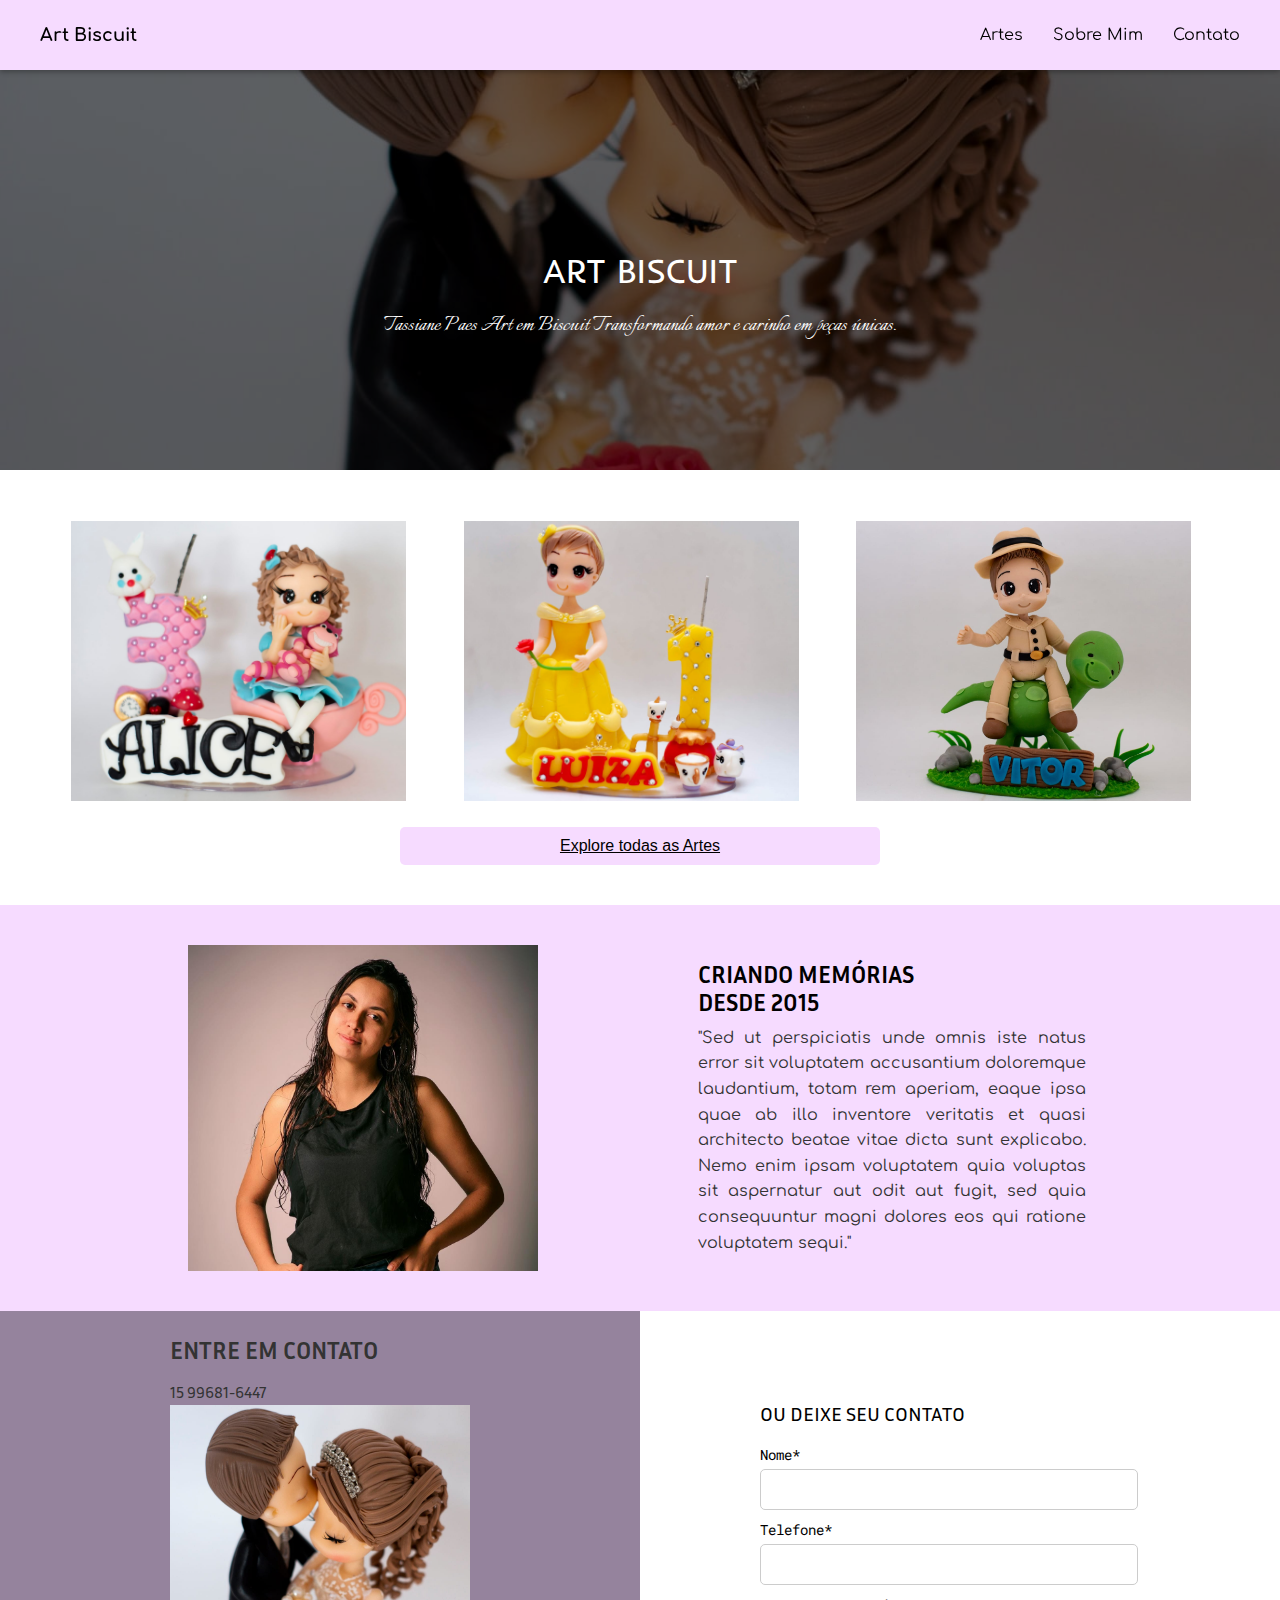
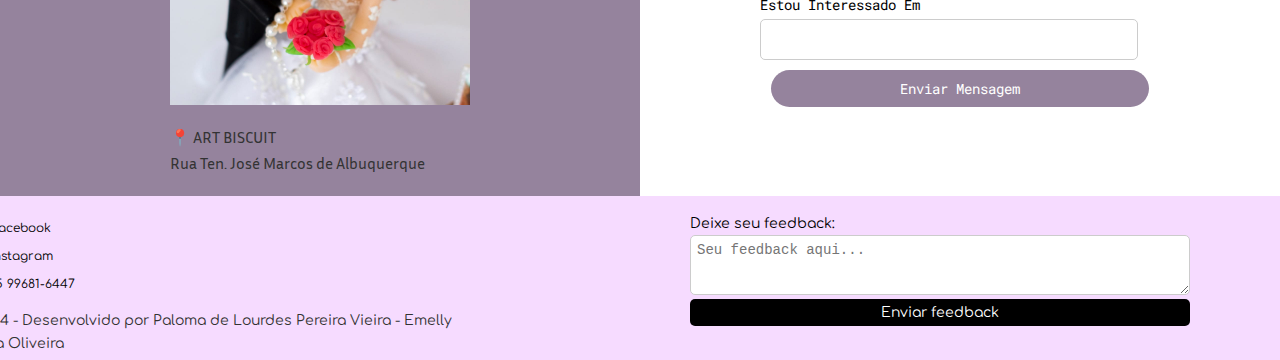
<file: index.html>
<!DOCTYPE html>
<html lang="pt-br">

<head>
    <meta charset="UTF-8">
    <meta name="viewport" content="width=device-width, initial-scale=1.0">
    <title>Art Biscuit - index</title>
    <link rel="preconnect" href="https://fonts.googleapis.com">
    <link rel="preconnect" href="https://fonts.gstatic.com" crossorigin>

    <!-- css -->
    <link rel="stylesheet" href="./assets/css/reset.css">
    <link rel="stylesheet" href="./assets/css/header.css">
    <link rel="stylesheet" href="./assets/css/header_foto.css">
    <link rel="stylesheet" href="./assets/css/explorar.css">
    <link rel="stylesheet" href="./assets/css/quemsoueu.css">
    <link rel="stylesheet" href="./assets/css/form.css">
    <link rel="stylesheet" href="./assets/css/footer.css">

    <!-- fontes -->
    <link href="https://fonts.googleapis.com/css2?family=Comfortaa:wght@400;700&display=swap" rel="stylesheet">
    <link href="https://fonts.googleapis.com/css2?family=Inder&display=swap" rel="stylesheet">
    <link href="https://fonts.googleapis.com/css2?family=Italianno&display=swap" rel="stylesheet">
    <link
        href="https://fonts.googleapis.com/css2?family=Roboto+Mono:wght@400;700&family=Inria+Sans:wght@400;700&display=swap"
        rel="stylesheet">

</head>

<body>

    <!-- header -->

    <header>
        <div class="logo">Art Biscuit</div>
        <div class="menu-icon" id="menu-icon">&#9776;</div>
        <nav>
            <ul>
                <li><a href="#artes">Artes</a></li>
                <li><a href="#sobre-mim">Sobre Mim</a></li>
                <li><a href="#contato">Contato</a></li>
            </ul>
        </nav>
    </header>


    <!-- banner -->

    <div class="banner-container">
        <img src="./assets/img/img_banner.jpeg" alt="banner-container" class="banner-image">
        <div class="banner-overlay"></div>
        <div class="banner-text">
            ART BISCUIT
        </div>
        <div class="banner-text-2">
            Tassiane Paes Art em Biscuit Transformando amor e carinho em peças únicas.
        </div>
    </div>

    <!-- img -->

    <div class="container-img" id="artes">
        <div class="imagem"><img src="./assets/img/1.jpeg" alt="Imagem 1"></div>
        <div class="imagem"><img src="./assets/img/2.jpeg" alt="Imagem 2"></div>
        <div class="imagem"><img src="./assets/img/3.jpeg" alt="Imagem 3"></div>
    </div>

    <!-- botao -->

    <div class="button-container">
        <a href="./login.html" class="rectangle-button">Explore todas as Artes</a>
    </div>

    <!-- container  -->

    <div class="container-quem" id="sobre-mim">
        <div class="left">
            <img src="./assets/img/amanda.jpeg" alt="Imagem da pessoa" />
        </div>
        <div class="right">
            <h2>Criando memórias <br> desde 2015</h2>
            <p>
                "Sed ut perspiciatis unde omnis iste natus error sit voluptatem accusantium doloremque laudantium,
                totam rem aperiam, eaque ipsa quae ab illo inventore veritatis et quasi architecto beatae vitae dicta
                sunt explicabo.
                Nemo enim ipsam voluptatem quia voluptas sit aspernatur aut odit aut fugit, sed quia consequuntur magni
                dolores eos qui ratione voluptatem sequi."
            </p>
        </div>
    </div>

    <!-- form -->

    <div class="container-form" id="contato">
        <div class="left-form">
            <div class="content-form">
                <p class="contact-heading-form">ENTRE EM CONTATO</p>
                <p>15 99681-6447</p>
                <div class="image-placeholder-form">
                    <img src="./assets/img/img_banner.jpeg" alt="Imagem de Placeholder">
                </div>
                <p>📍 ART BISCUIT</p>
                <p>Rua Ten. José Marcos de Albuquerque</p>
            </div>
        </div>
        <div class="right-form">
            <div class="form-container-form">
                <h2>Ou Deixe Seu Contato</h2>
                <form>
                    <label for="nome">Nome*</label>
                    <input type="text" id="nome" name="nome" required>

                    <label for="telefone">Telefone*</label>
                    <input type="text" id="telefone" name="telefone" required>

                    <label for="interesse">Estou Interessado Em</label>
                    <input type="text" id="interesse" name="interesse">

                    <input type="submit" value="Enviar Mensagem">
                </form>
            </div>
        </div>
    </div>

    <!-- footer -->

    <footer>
        <div class="footer-container">
            <div class="footer-left">
                <a href="https://www.facebook.com/tassianepaesarteembiscuit?mibextid=ZbWKwL" target="_blank">
                    <img src="./assets/icon/facebook.svg" alt="Facebook Art Biscuit" width="24" height="24" />
                    Facebook
                </a>
                <a href="https://www.instagram.com/tassianepaes.artbiscuit?igsh=NDd5aWs1aTY4Zzll" target="_blank">
                    <img src="./assets/icon/instagram.svg" alt="Instagram Art Biscuit" width="24" height="24" />
                    Instagram
                </a>
                <a href="https://wa.me/5515996816447?text=olá, vim do site!">
                    <img src="./assets/icon/phone.svg" alt="Telefone" width="24" height="24" />
                    15 99681-6447
                </a>
                <p>© 2024 - Desenvolvido por Paloma de Lourdes Pereira Vieira - Emelly Souza Oliveira</p>
            </div>
            <div class="footer-right">
                <label for="feedback">Deixe seu feedback:</label>
                <textarea id="feedback" name="feedback" placeholder="Seu feedback aqui..."></textarea>
                <a href="feedback.html" class="button">Enviar feedback</a>
            </div>
        </div>
    </footer>

    <script src="./assets/js/main.js"></script>
</body>

</html>
</file>
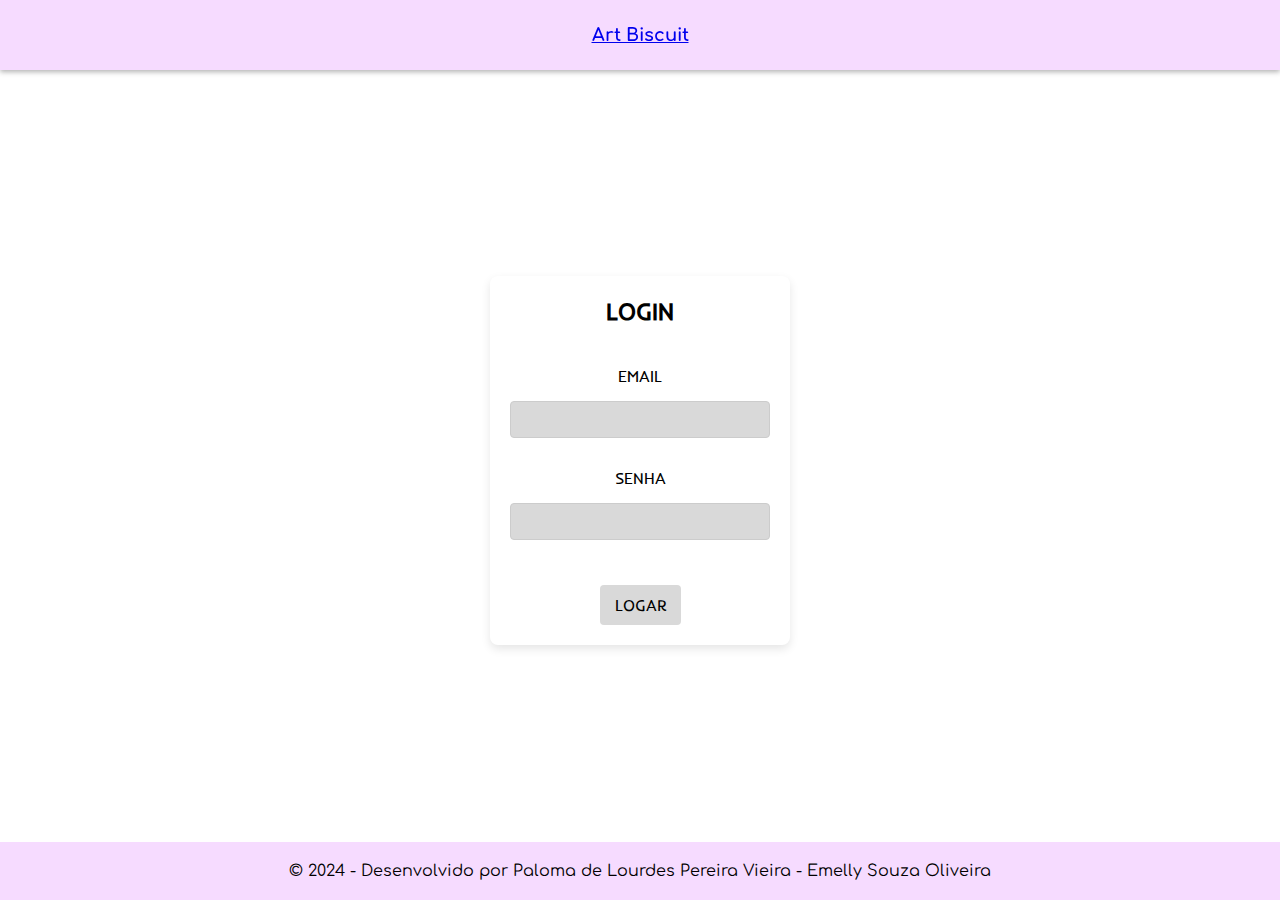
<file: login.html>
<!DOCTYPE html>
<html lang="pt-br">

<head>
    <meta charset="UTF-8">
    <meta name="viewport" content="width=device-width, initial-scale=1.0">
    <title>login-adm</title>
    <link rel="preconnect" href="https://fonts.googleapis.com">
    <link rel="preconnect" href="https://fonts.gstatic.com" crossorigin>

    <!-- css -->
    <link rel="stylesheet" href="./assets/css/reset.css">
    <link rel="stylesheet" href="./assets/css/header_footer.css">

    <!-- fontes -->
    <link href="https://fonts.googleapis.com/css2?family=Comfortaa:wght@400;700&display=swap" rel="stylesheet">
    <link href="https://fonts.googleapis.com/css2?family=Inder&display=swap" rel="stylesheet">
    <link href="https://fonts.googleapis.com/css2?family=Italianno&display=swap" rel="stylesheet">
    <link
        href="https://fonts.googleapis.com/css2?family=Roboto+Mono:wght@400;700&family=Inria+Sans:wght@400;700&display=swap"
        rel="stylesheet">

</head>

<body>
    
    <style>.login-container {
        background-color: #fff; /* Fundo branco para o formulário */
        border-radius: 8px; /* Bordas arredondadas */
        box-shadow: 0 4px 10px rgba(0, 0, 0, 0.1); /* Sombra leve */
        padding: 20px;
        width: 300px; /* Largura fixa para o formulário */
        text-align: center; /* Centraliza o texto */
        margin: 100px auto; /* Margem automática para centralizar na tela */
        font-family: 'Inder', sans-serif; /* Fonte Inder */
        text-transform: uppercase; /* Transforma o texto em caixa alta */
    }
    
    h2 {
        margin-bottom: 40px; /* Aumentado o espaçamento inferior */
    }
    
    .form-group {
        margin-bottom: 30px; /* Aumentado o espaçamento entre os campos */
    }
    
    label {
        display: block; /* Faz o label ocupar a linha inteira */
        margin-bottom: 15px; /* Aumentado o espaçamento inferior do label */
    }
    
    input {
        width: 100%; /* Largura total do campo */
        padding: 10px; /* Espaçamento interno */
        border: 1px solid #ccc; /* Borda padrão */
        border-radius: 4px; /* Bordas arredondadas */
        background-color: #D9D9D9; /* Cor de fundo dos campos */
    }
    
    button {
        background-color: #D9D9D9; /* Mesma cor dos inputs */
        color: #000; /* Cor do texto */
        border: none; /* Remove borda padrão */
        padding: 10px 15px; /* Espaçamento interno */
        border-radius: 4px; /* Bordas arredondadas */
        cursor: pointer; /* Cursor de mão ao passar sobre o botão */
        font-size: 16px; /* Tamanho da fonte */
        font-family: 'Inder', sans-serif; /* Fonte Inder */
        text-transform: uppercase; /* Transforma o texto em caixa alta */
        margin-top: 15px; /* Margem superior para o botão */
    }
    
    button:hover {
        background-color: #b3b3b3; /* Cor ao passar o mouse sobre o botão */
    }

body {
    display: flex;
    flex-direction: column;
    min-height: 100vh; /* Garante que o footer fique visível */
    font-family: 'Comfortaa', cursive;
}


.container {
    display: flex;
    flex: 1; /* Faz o container ocupar o espaço restante */
    justify-content: center; /* Centraliza horizontalmente */
    align-items: center; /* Centraliza verticalmente */
    padding-top: 80px; /* Espaço para o header */
    padding-bottom: 60px; /* Espaço para o footer */
}


    
    </style>

    <header>
        <div class="logo"> <a href="./index.html">Art Biscuit</a></div>
    </header>


    <div class="container">
        <div class="login-container">
            <h2>Login</h2>
            <form action="#" method="POST">
                <div class="form-group">
                    <label for="email">Email</label>
                    <input type="email" id="email" name="email" required>
                </div>
                <div class="form-group">
                    <label for="password">Senha</label>
                    <input type="password" id="password" name="password" required>
                </div>
                <button type="submit">Logar</button>
            </form>
        </div>
    </div>
    
    

    <!-- footer -->

    <footer>
        <div class="footer-container">
            <p>© 2024 - Desenvolvido por Paloma de Lourdes Pereira Vieira - Emelly Souza Oliveira</p>
        </div>
    </footer>

</body>

</html>
</file>
<file: assets/css/header.css>
body {
    margin: 0;
    font-family: 'Comfortaa', cursive;
    padding-top: 80px;
}
header {
    background-color: #F6DBFF;
    padding: 25px 40px;
    display: flex;
    justify-content: space-between;
    align-items: center;
    position: fixed;
    top: 0;
    left: 0;
    width: 100vw;
    z-index: 1000;
    box-shadow: 0 2px 5px rgba(0, 0, 0, 0.3);
}
.logo {
    font-size: 18px;
    font-weight: bold;
    color: #000;
}
nav {
    display: flex;
    align-items: center;
    flex-grow: 1;
    justify-content: flex-end;
}
nav ul {
    list-style-type: none;
    margin: 0;
    padding: 0;
    display: flex;
}
nav ul li {
    margin-left: 30px;
}
nav ul li a {
    text-decoration: none;
    color: #000;
    font-size: 16px;
}
.menu-icon {
    display: none;
    font-size: 24px;
    cursor: pointer;
    color: #000;
    position: fixed;
    top: 20px;
    right: 20px;
    z-index: 1100;
}
.menu-open nav {
    display: flex;
}

/* responsivo */
@media (max-width: 768px) {
    nav {
        display: none;
    }
    .menu-icon {
        display: block;
    }
    .menu-open nav {
        display: flex;
        flex-direction: column;
        position: fixed;
        top: 60px;
        left: 0;
        width: 100vw;
        background-color: #F6DBFF;
        padding: 10px 0;
        z-index: 1050;
        align-items: center;
        text-align: center;
    }
    nav ul {
        display: flex;
        flex-direction: column;
        width: 100vw;
        margin: 0;
        padding: 0;
    }
    nav ul li {
        margin: 10px 0;
    }
}
</file>
<file: assets/css/header_foto.css>
.banner-container {
    position: relative;
    width: 100%;
    height: 400px;
    overflow: hidden;
    margin-top: -10px;
}
.banner-image {
    width: 100%;
    height: 100%;
    object-fit: cover;
}
.banner-overlay {
    position: absolute;
    top: 0;
    left: 0;
    width: 100%;
    height: 100%;
    background: rgba(0, 0, 0, 0.6);
    z-index: 1;
}
.banner-text {
    position: absolute;
    top: 50%;
    left: 50%;
    transform: translate(-50%, -50%);
    color: #fff;
    text-align: center;
    font-size: 34px;
    padding: 0 20px;
    border-radius: 10px;
    z-index: 2;
    font-family: 'Inder', sans-serif;
}
.banner-text-2 {
    position: absolute;
    top: 60%;
    left: 50%;
    transform: translateX(-50%);
    color: #fff;
    text-align: center;
    font-size: 25px;
    font-family: 'Italianno', cursive;
    padding: 0 20px;
    z-index: 2;
}

/* responsivo */
@media (max-width: 431px) {
    .banner-text {
        font-size: 30px;
    }
    .banner-text-2 {
        top: 62%;
        font-size: 22px;
        padding: 0 5%;
    }
}

@media (max-width: 376px) {
    .banner-text-2 {
        top: 64%;
    }
}
</file>
<file: assets/css/explorar.css>
/* imagem */
.container-img {
    display: flex;
    justify-content: space-between;
    padding: 4%;
    box-sizing: border-box;
    width: 100%;
    align-items: center;
    margin-bottom: 20px;
}
.imagem {
    flex: 1;
    margin: 0 20px;
    height: 0;
    padding-top: 25%;
    position: relative;
}
.imagem img {
    position: absolute;
    top: 0;
    left: 0;
    width: 95%;
    height: 95%;
    object-fit: cover;
}
/* botao */
.button-container {
    text-align: center;
    margin-top: -60px;
}
.rectangle-button {
    background-color: #F6DBFF;
    color: #000000;
    border: none;
    border-radius: 5px;
    padding: 10px 160px;
    font-size: 16px;
    font-family: 'Roboto', sans-serif;
    cursor: pointer;
    text-align: center;
    text-decoration: underline;
    display: inline-block;
}

.rectangle-button:hover {
    background-color: #e3b7ff;
}

/* responsivo */
@media (max-width: 768px) {
    .container-img {
        flex-direction: column;
        align-items: center;
        height: auto;
        padding-top: 5%;
    }
    .imagem {
        width: 80vw;
        padding-top: 80vw;
        margin: 2px 0;
        transform: translate(2%, -2%);
    }
    .button-container {
        text-align: center;
        margin-top: -30px;
    }
    .rectangle-button {
        width: 90vw;
        padding: 15px;
        font-size: 16px;
    }
}
</file>
<file: assets/css/quemsoueu.css>
.container-quem {
    display: flex;
    align-items: center;
    justify-content: center;
    width: 100%;
    padding: 40px 0;
    background-color: #F6DBFF;
    flex-wrap: wrap;
}
.left {
    width: 100%;
    display: flex;
    justify-content: center;
    margin-bottom: 20px;
}
.left img {
    width: 100%;
    max-width: 350px;
    height: auto;
    object-fit: cover;
}
.right {
    max-width: 400px;
    text-align: center;
}
h2 {
    font-family: 'Inria Sans', sans-serif;
    font-size: 24px;
    margin-bottom: 10px;
    text-transform: uppercase;
    font-weight: bold;
    text-align: center;
}
p {
    font-size: 16px;
    color: #333;
    line-height: 1.6;
    text-align: justify;
}
.button-container {
    margin-bottom: 40px;
}

/* responsivo */
@media (min-width: 320px) {
    .right{
        padding-left: 10px;
        padding-right: 10px;
    }
}
@media (min-width: 375px) {
    .right {
        padding-left: 8px;
        padding-right: 8px;
    }
}
@media (min-width: 425px) {
    .right {
        padding-left: 6px;
        padding-right: 6px;
    }
}
@media (min-width: 768px) {
    .container-quem {
        flex-direction: column;
    }
    .left img {
        max-width: 80%;
    }
}
@media (min-width: 1024px) {
    .container-quem {
        flex-direction: row;
    }
    .left {
        width: auto;
        margin-bottom: 0;
    }
    .right {
        text-align: left;
        margin-left: 12%;
    }
    h2 {
        text-align: left;
    }
    .left img {
        max-width: 350px;
    }
}
</file>
<file: assets/css/form.css>
.container-quem {
    display: flex;
    flex-direction: row;
    gap: 0;
    margin-bottom: 0;
}
.container-form {
    display: flex;
    flex-direction: row; 
    gap: 0;
    margin-top: 0;
}
.left-form {
    background-color: #95839D;
    color: white;
    width: 50%;
    padding: 20px;
    box-sizing: border-box;
    font-family: 'Inria Sans', sans-serif;
    display: flex;
    flex-direction: column;
    align-items: center;
    text-align: center;
}
.left-form .content-form {
    width: 100%;
    max-width: 300px;
    display: flex;
    flex-direction: column;
    align-items: flex-start;
    text-align: left;
}
.left-form p.contact-heading-form {
    font-size: 1.5rem;
    font-weight: bold;
    margin-bottom: 10px;
}
.right-form {
    width: 50%;
    padding: 20px;
    box-sizing: border-box;
    background-color: white;
    display: flex;
    justify-content: center;
    align-items: center;
}
.form-container-form {
    width: 100%;
    max-width: 400px;
}
.right-form h2 {
    font-family: 'Inria Sans', sans-serif;
    font-weight: 400;
    text-align: left;
    margin-top: 10px;
    margin-bottom: 20px;
    font-size: 1.25rem;
}
.right-form form {
    font-family: 'Roboto Mono', monospace;
    margin-top: 20px;
}
.right-form form label {
    display: block;
    margin-bottom: 5px;
    font-size:  0.875rem;
}
.right-form form input,
.right-form form textarea {
    display: block;
    width: calc(100% - 22px);
    margin-bottom: 10px;
    padding: 10px;
    font-family: 'Roboto Mono', monospace;
    border: 1px solid #ccc;
    border-radius: 5px;
    text-align: left; 
    font-size: 0.875rem; 
}
.right-form form input[type="submit"] {
    background-color: #95839D;
    color: white;
    border: none;
    cursor: pointer;
    padding: 8px 16px;
    font-family: 'Roboto Mono', monospace;
    border-radius: 20px;
    margin-top: 10px;
    display: block;
    margin-left: auto;
    margin-right: auto;
    text-align: center;
    line-height: 1.5;
    font-size: 0.875rem;
}
.image-placeholder-form {
    width: 300px;
    height: 300px;
    background-color: #e0e0e0;
    margin-bottom: 20px;
    display: flex;
    justify-content: center;
    align-items: center;
}
.image-placeholder-form img {
    width: 100%;
    height: 100%;
    object-fit: cover;
}

/* responsivo */
@media (max-width: 768px) {
    .container-quem, .container-form {
        flex-direction: column;
        gap: 0; 
    }
    .left-form, .right-form {
        width: 100%;
    }
    .left-form .content-form {
        max-width: 100%;
        align-items: center;
        text-align: center;
    }
    .right-form {
        order: -1;
        display: flex;
        flex-direction: column;
        align-items: center;
    }
    .left-form p.contact-heading-form {
        font-size: 1.25rem;
    }
    .right-form h2 {
        font-size: 1rem;
    }
    .right-form form label,
    .right-form form input,
    .right-form form textarea,
    .right-form form input[type="submit"] {
        font-size: 0.75rem; 
    }
}
</file>
<file: assets/css/footer.css>
footer {
  display: flex;
  justify-content: space-between;
  background-color: #F6DBFF;
  padding: 20px 0 5px 0;
  box-sizing: border-box;
  width: 100%;
}
.footer-container {
  display: flex;
  justify-content: space-between;
  width: 100%;
  max-width: 1200px;
  margin: 0 auto;
  padding: 0 20px;
  box-sizing: border-box;
}
.footer-left {
  display: flex;
  flex-direction: column;
  align-items: flex-start;
  text-align: left;
  margin-left: -100px;
  margin-right: 200px;
  padding-left: 0;
  flex: 1;
}
.footer-right {
  display: flex;
  flex-direction: column;
  align-items: flex-start;
  flex: 1;
  text-align: left;
}
.footer-left a {
  margin-bottom: 4px;
  text-decoration: none;
  color: #000;
  display: flex;
  align-items: center;
  font-size: 12px;
}
.footer-left img {
  margin-right: 6px;
}
.footer-left p {
  margin-top: 10px;
  width: 100%;
  max-width: 500px;
  text-align: left;
  font-size: 14px;
}
.footer-right label,
.footer-right textarea,
.footer-right .button {
  width: 100%;
  max-width: 500px;
  margin-bottom: 4px;
  font-size: 14px;
}
.footer-right textarea {
  height: 60px;
  padding: 6px;
  border: 1px solid #ccc;
  border-radius: 5px;
  box-sizing: border-box;
}
.footer-right .button {
  background-color: #000;
  color: #FFF;
  padding: 6px;
  border-radius: 5px;
  text-decoration: none;
  display: inline-block;
  text-align: center;
  box-sizing: border-box;
}
.footer-right .button:hover {
  background-color: #444;
}

/* responsivo */
@media (max-width: 1200px) {
  .footer-left {
    margin-left: 0;
    margin-right: 50px;
  }
  .footer-container {
    padding: 0 15px;
  }
  .footer-left p {
    font-size: 13px;
  }
  .footer-right textarea {
    height: 55px;
  }
}

@media (max-width: 768px) {
  footer {
    padding: 5px 0 2px 0;
  }
  .footer-container {
    flex-direction: column-reverse;
    align-items: center;
    text-align: center;
    padding: 0 10px;
  }
  .footer-left,
  .footer-right {
    margin: 0;
    max-width: 100%;
    text-align: center;
    align-items: center;
  }
  .footer-left {
    margin-top: 20px;
  }
  .footer-right {
    display: none;
  }
  .footer-left p {
    font-size: 12px;
  }
}

@media (max-width: 480px) {
  .footer-left p {
    font-size: 11px;
  }
  footer {
    padding: 3px 0 2px 0;
  }
}
@media (max-width: 320px) {
  .footer-left p {
    font-size: 9px;
  }
}
</file>
<file: assets/css/header_footer.css>
header {
background-color: #F6DBFF; /* Cor do header */
padding: 25px 40px;
display: flex;
justify-content: center; /* Centraliza a logo */
align-items: center;
position: fixed;
top: 0;
left: 0;
width: 100vw;
z-index: 1000;
box-shadow: 0 2px 5px rgba(0, 0, 0, 0.3);
}

.logo {
font-size: 18px;
font-weight: bold;
color: #000;
}

footer p {
margin: 0; /* Remove margem padrão do parágrafo */
}

/* Responsivo */
@media (max-width: 768px) {
.menu-icon {
 display: block; /* Mostra o ícone do menu em telas menores */
}
.menu-open nav {
 display: flex;
 flex-direction: column;
 position: fixed;
 top: 60px;
 left: 0;
 width: 100vw;
 background-color: #F6DBFF;
 padding: 10px 0;
 z-index: 1050;
 align-items: center;
 text-align: center;
}
}




footer {
    width: 100%; /* Para que o footer ocupe toda a largura */
    background-color: #F6DBFF; /* Mesma cor do header */
    text-align: center; /* Centraliza o texto do footer */
    padding: 20px 0; /* Espaçamento superior e inferior */
    position: fixed; /* Fixar o footer na parte inferior */
    bottom: 0; /* Alinha o footer na parte inferior */
    left: 0; /* Alinha à esquerda */
}
</file>
